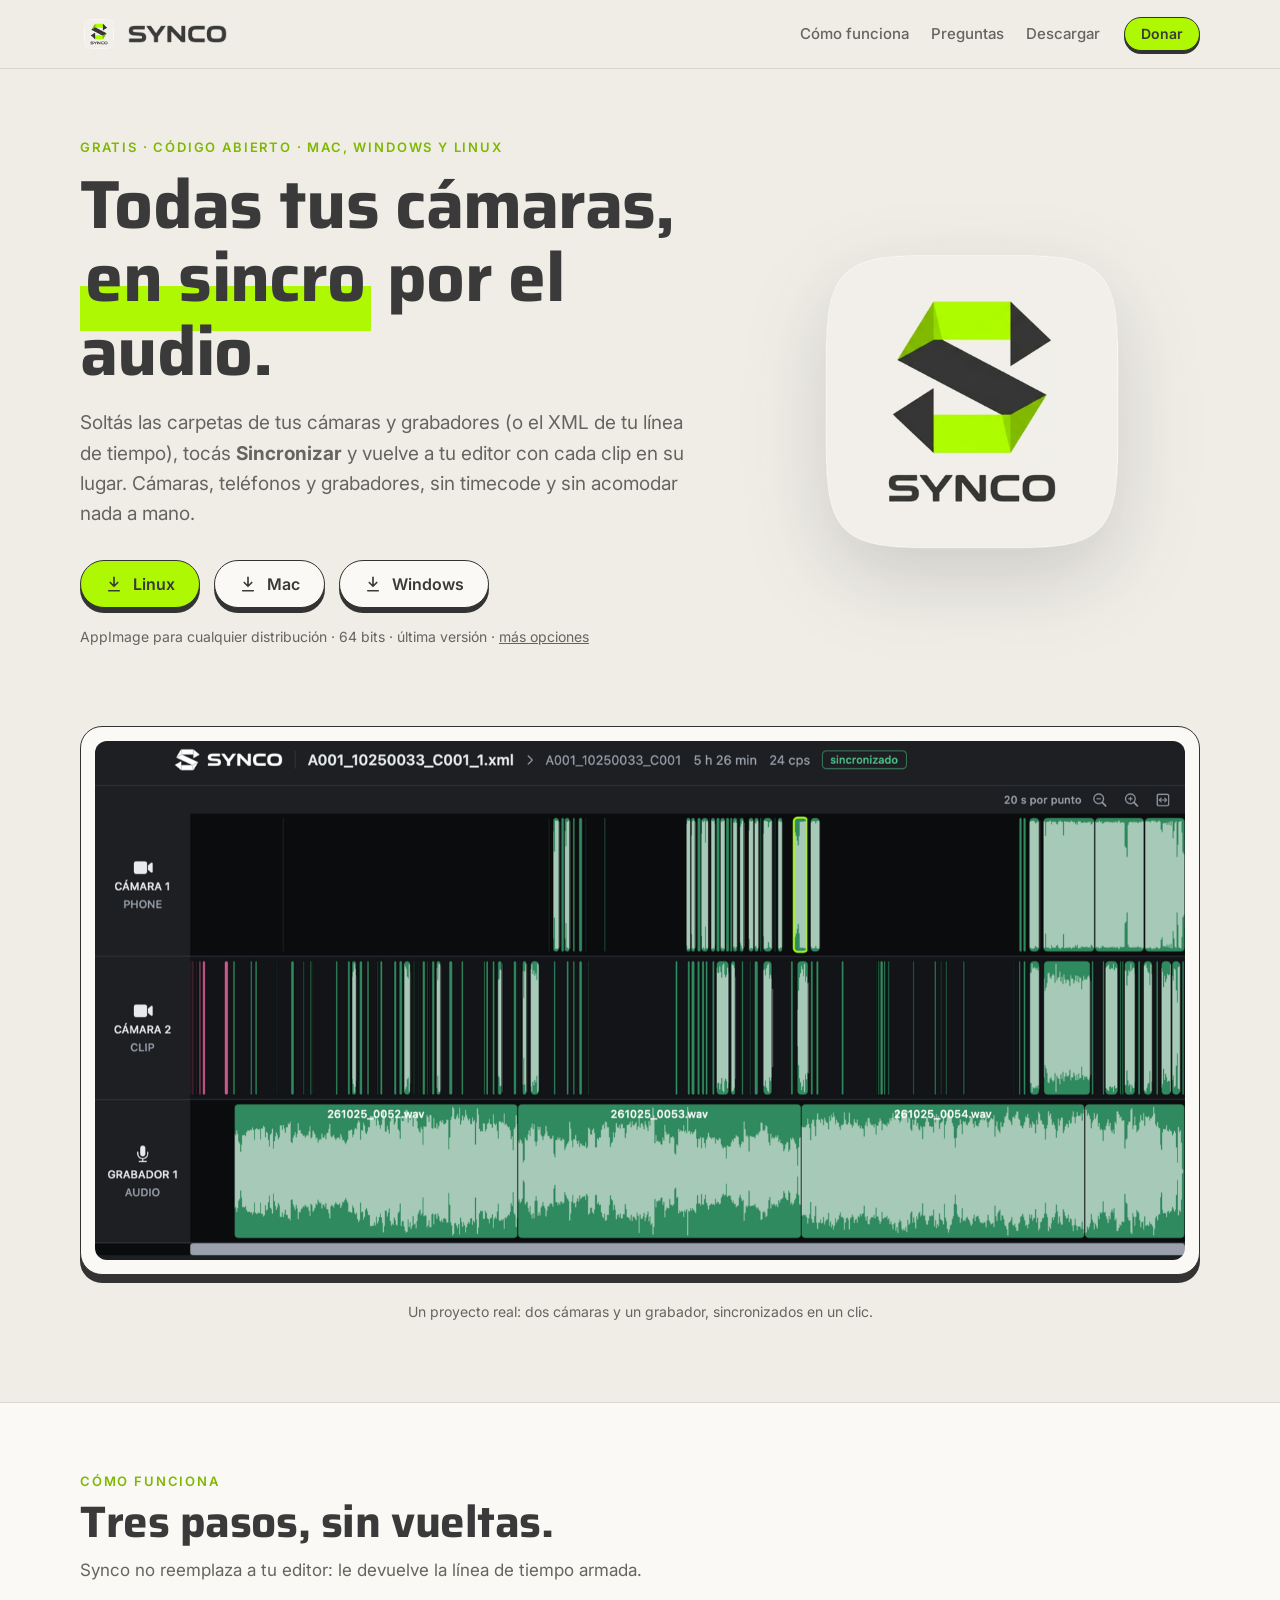
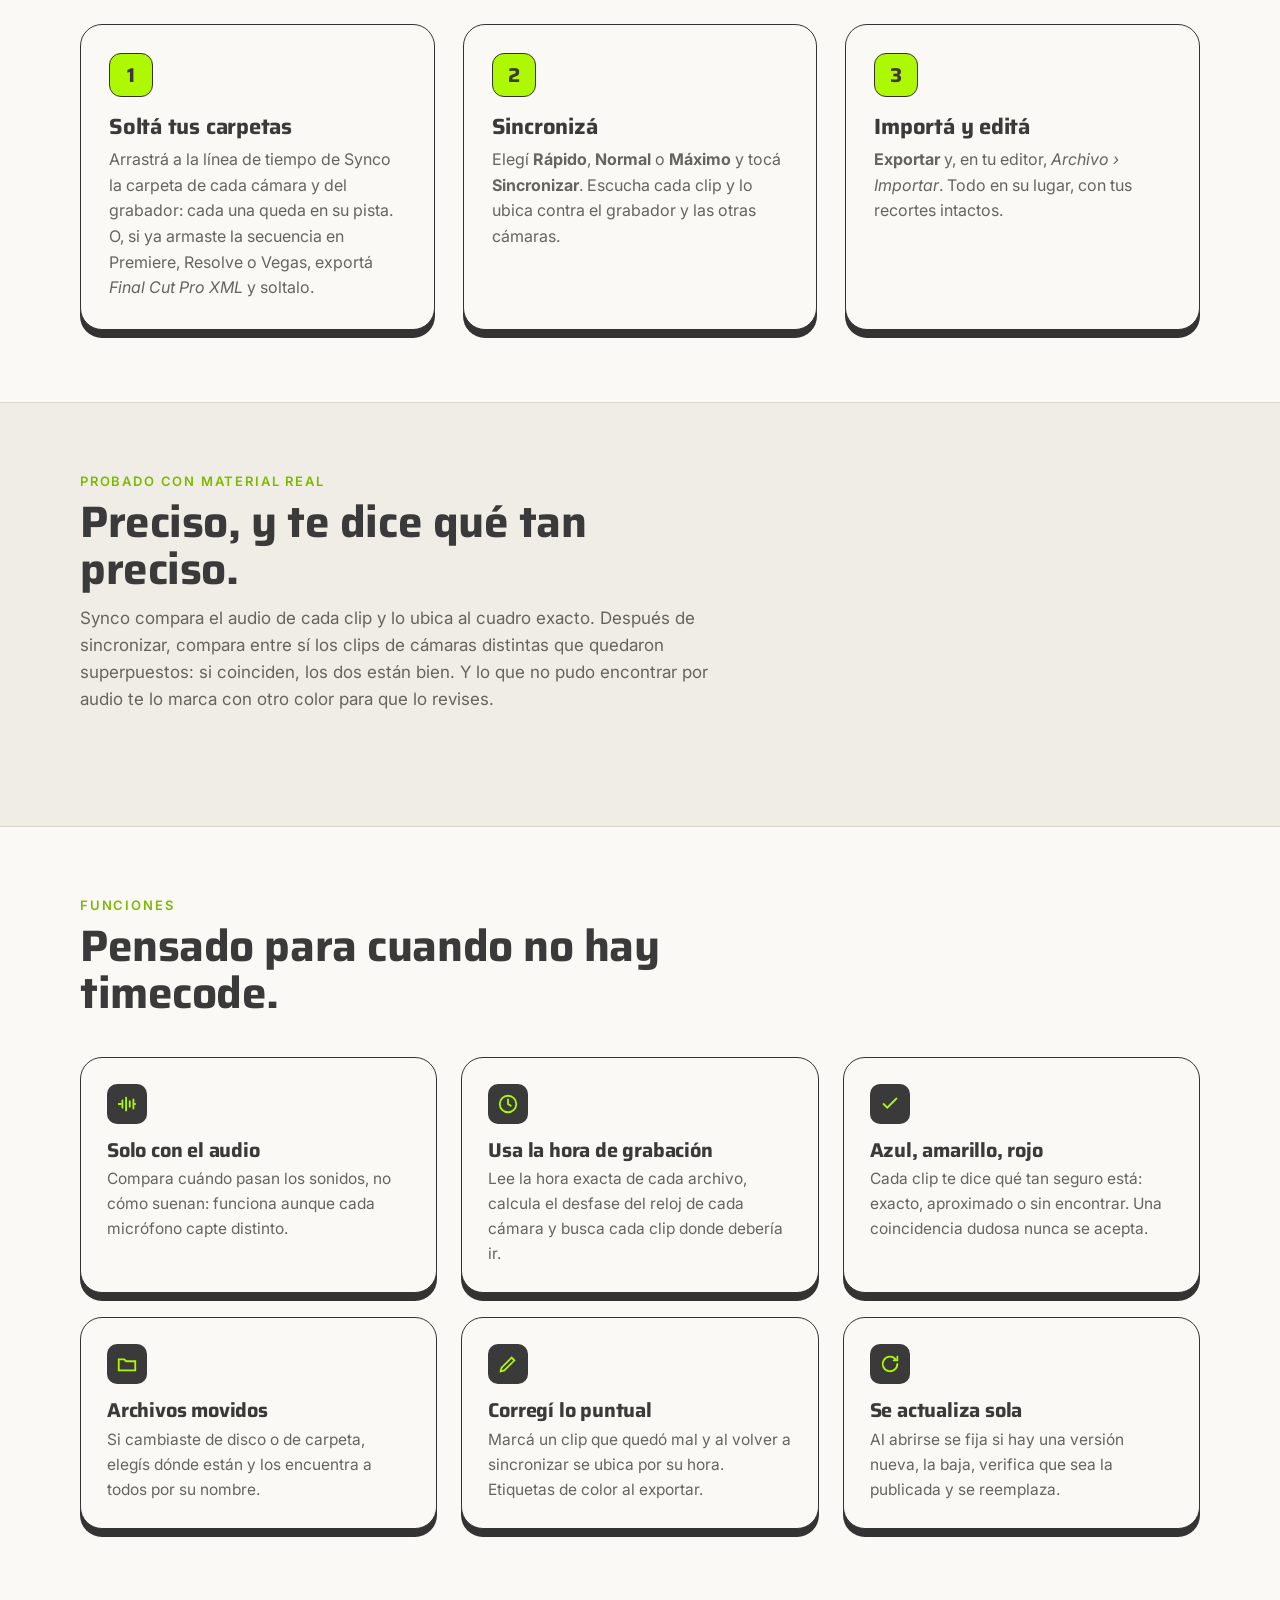
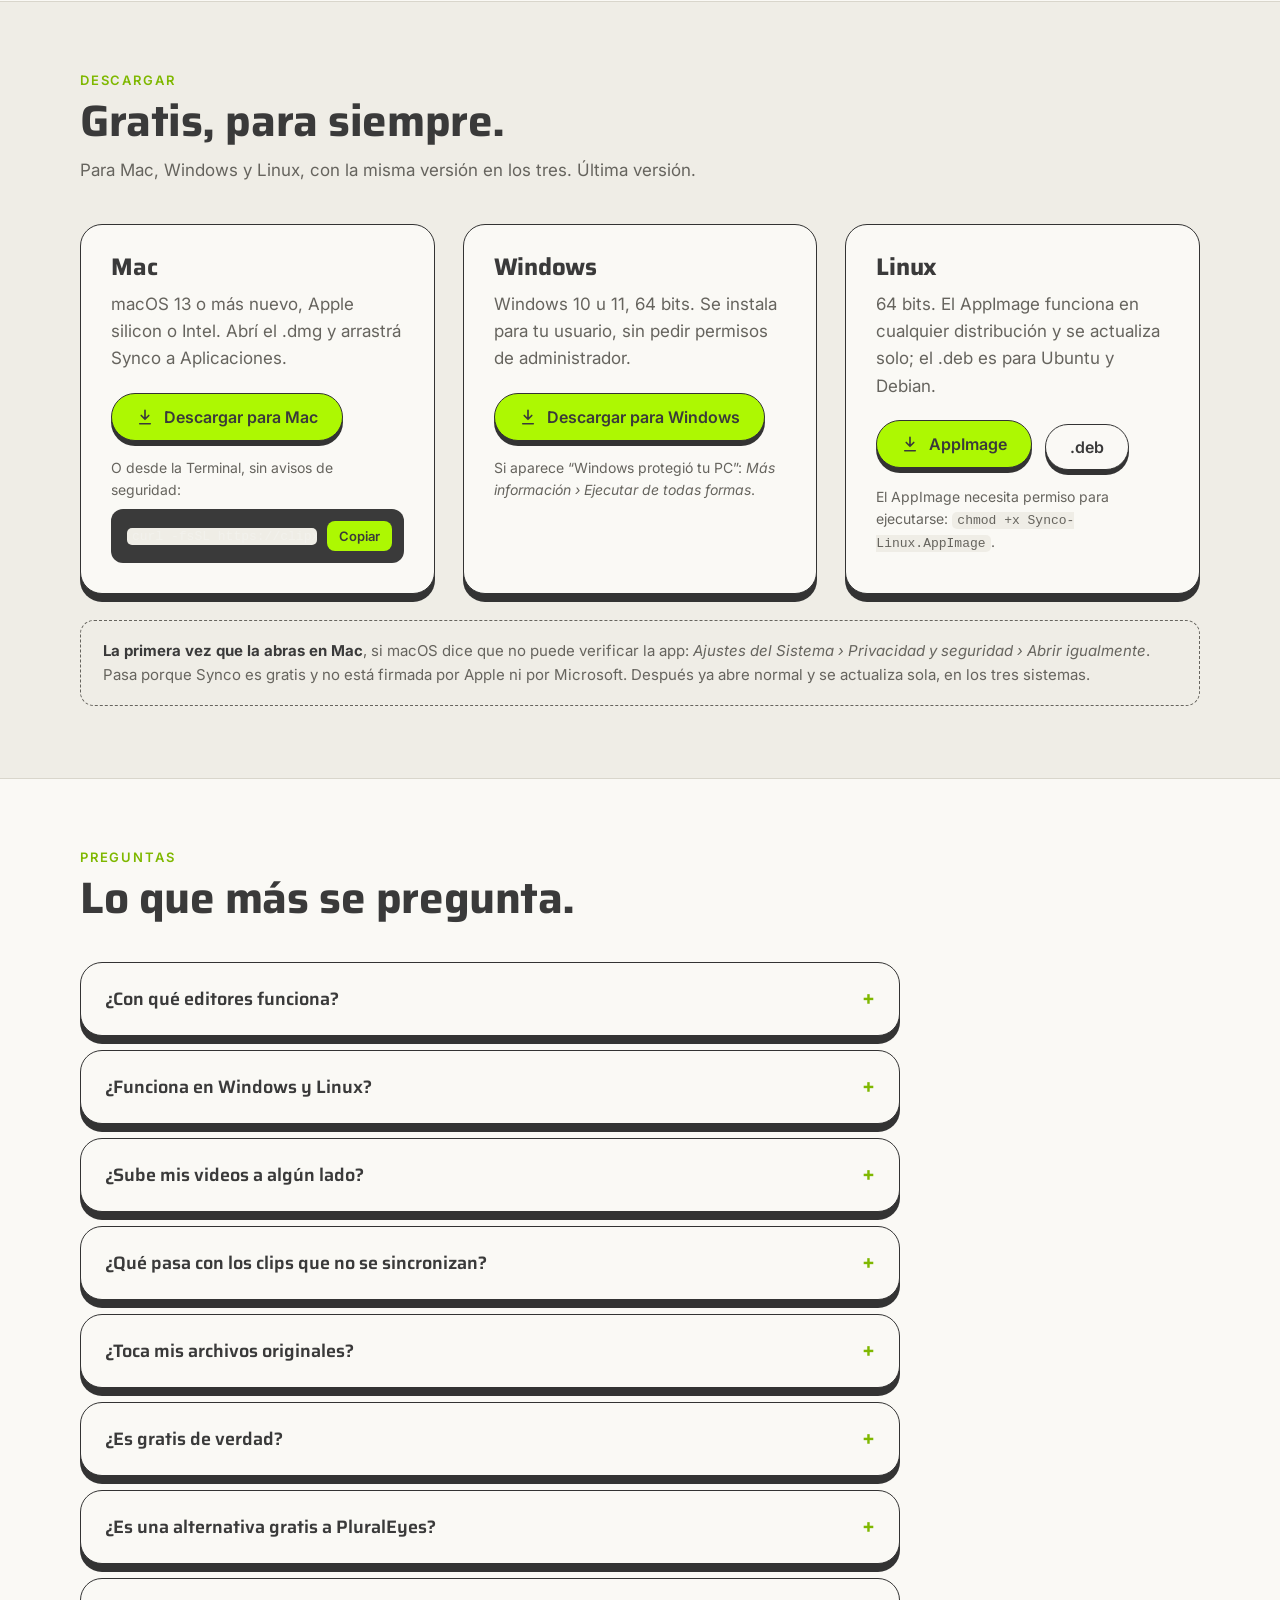
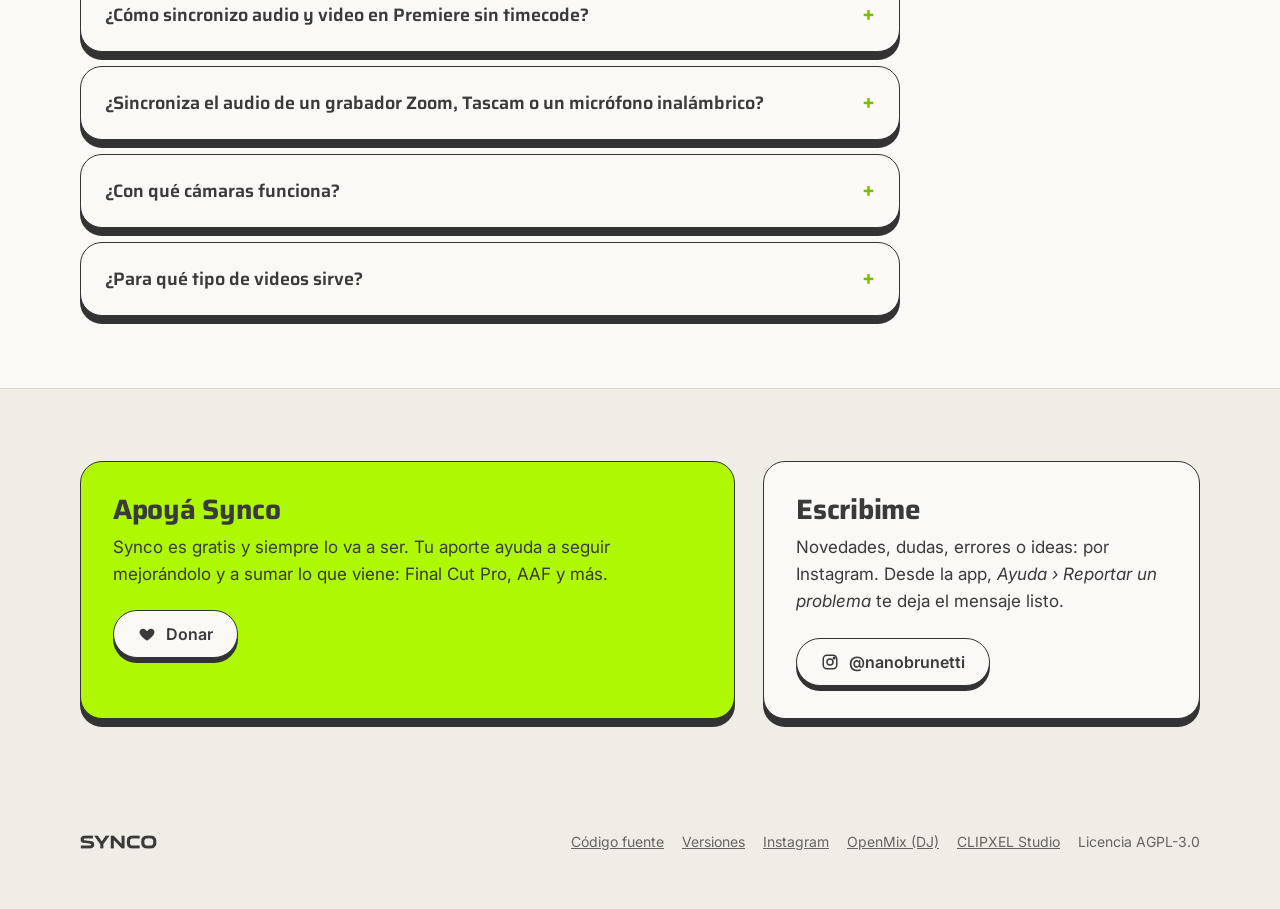
<file: website/index.html>
<!doctype html>
<html lang="es">
<head>
  <meta charset="utf-8">
  <meta name="viewport" content="width=device-width, initial-scale=1">
  <title>Synco — Sincronizá tus cámaras por el audio, gratis</title>
  <meta name="description" content="Synco sincroniza clips de varias cámaras, teléfonos y grabadores comparando el audio, sin timecode. Funciona con Premiere, DaVinci Resolve y Vegas. Gratis y de código abierto, para Mac, Windows y Linux.">
  <meta name="keywords" content="sincronizar audio y video, sincronizar cámaras por audio, sincronizar multicámara, alternativa gratis a PluralEyes, sincronizar sin timecode, Premiere Pro multicámara, DaVinci Resolve sincronizar audio, sincronizar grabador Zoom, Synco, Final Cut Pro XML, sincronizar clips, edición de video gratis, bodas, podcast en video">
  <meta name="theme-color" content="#efede6">
  <link rel="canonical" href="https://clipxel.github.io/Synco/">
  <meta name="robots" content="index, follow, max-image-preview:large">
  <meta property="og:type" content="website">
  <meta property="og:site_name" content="Synco">
  <meta property="og:locale" content="es_AR">
  <meta property="og:url" content="https://clipxel.github.io/Synco/">
  <meta property="og:title" content="Synco — Sincronizá tus cámaras por el audio, gratis">
  <meta property="og:description" content="Sincronizá cámaras, teléfonos y grabadores por el audio, sin timecode. Gratis para Mac, Windows y Linux.">
  <meta property="og:image" content="https://clipxel.github.io/Synco/assets/og-synco.jpg">
  <meta property="og:image:width" content="1200">
  <meta property="og:image:height" content="630">
  <meta property="og:image:alt" content="Synco sincronizando tres pistas por el audio">
  <meta name="twitter:card" content="summary_large_image">
  <meta name="twitter:title" content="Synco — Sincronizá tus cámaras por el audio, gratis">
  <meta name="twitter:description" content="Sincronizá cámaras, teléfonos y grabadores por el audio, sin timecode. Gratis para Mac, Windows y Linux.">
  <meta name="twitter:image" content="https://clipxel.github.io/Synco/assets/og-synco.jpg">
  <script type="application/ld+json">
{
  "@context": "https://schema.org",
  "@graph": [
    {
      "@type": "Organization",
      "@id": "https://clipxel.github.io/#org",
      "name": "Clipxel",
      "url": "https://clipxel.github.io/",
      "logo": "https://clipxel.github.io/assets/logo-icon.png",
      "sameAs": [
        "https://github.com/clipxel"
      ]
    },
    {
      "@type": "SoftwareApplication",
      "name": "Synco",
      "url": "https://clipxel.github.io/Synco/",
      "description": "Synco sincroniza clips de varias cámaras, teléfonos y grabadores comparando el audio, sin timecode. Funciona con Premiere, DaVinci Resolve y Vegas. Gratis y de código abierto, para Mac, Windows y Linux.",
      "applicationCategory": "MultimediaApplication",
      "applicationSubCategory": "Sincronización de audio y video",
      "operatingSystem": "macOS 13+, Windows, Linux",
      "image": "https://clipxel.github.io/Synco/assets/og-synco.jpg",
      "screenshot": "https://clipxel.github.io/Synco/assets/app.png",
      "downloadUrl": [
        "https://github.com/clipxel/Synco/releases/latest/download/Synco-macOS.dmg",
        "https://github.com/clipxel/Synco/releases/latest/download/Synco-Windows-Setup.exe",
        "https://github.com/clipxel/Synco/releases/latest/download/Synco-Linux.AppImage"
      ],
      "license": "https://www.gnu.org/licenses/agpl-3.0.html",
      "isAccessibleForFree": true,
      "offers": {
        "@type": "Offer",
        "price": "0",
        "priceCurrency": "USD"
      },
      "author": {
        "@id": "https://clipxel.github.io/#org"
      },
      "sameAs": [
        "https://github.com/clipxel/Synco"
      ]
    }
  ]
}
  </script>
  <link rel="icon" type="image/png" href="assets/favicon.png">
  <link rel="apple-touch-icon" href="assets/apple-touch-icon.png">
  <link rel="preconnect" href="https://fonts.googleapis.com">
  <link rel="preconnect" href="https://fonts.gstatic.com" crossorigin>
  <link href="https://fonts.googleapis.com/css2?family=Inter:wght@400;500;600&family=Saira:wght@600;700&display=swap" rel="stylesheet">
  <link rel="stylesheet" href="site.css?v=4">
<script type="application/ld+json">
{
  "@context": "https://schema.org",
  "@type": "FAQPage",
  "mainEntity": [
    {
      "@type": "Question",
      "name": "¿Con qué editores funciona?",
      "acceptedAnswer": {
        "@type": "Answer",
        "text": "Con los que exportan Final Cut Pro XML (la versión 7): Premiere Pro, DaVinci Resolve y Vegas. Final Cut Pro (FCPXML) y Media Composer (AAF) están en camino."
      }
    },
    {
      "@type": "Question",
      "name": "¿Funciona en Windows y Linux?",
      "acceptedAnswer": {
        "@type": "Answer",
        "text": "Sí. Es la misma versión con el mismo motor de sincronización en los tres sistemas: da exactamente el mismo resultado con el mismo proyecto. En Windows se instala para tu usuario; en Linux, el AppImage funciona en cualquier distribución."
      }
    },
    {
      "@type": "Question",
      "name": "¿Sube mis videos a algún lado?",
      "acceptedAnswer": {
        "@type": "Answer",
        "text": "No. Todo pasa en tu Mac: lee el audio de tus archivos, los compara y escribe el XML. Solo se conecta para fijarse si hay una versión nueva."
      }
    },
    {
      "@type": "Question",
      "name": "¿Qué pasa con los clips que no se sincronizan?",
      "acceptedAnswer": {
        "@type": "Answer",
        "text": "Synco lo busca de nuevo entre sus vecinos: en el hueco que dejan el clip anterior y el siguiente de la misma cámara, por fecha y hora. En Premiere cada clip queda con un color: azul si se encontró por su audio, amarillo si se encontró buscando cerca de su fecha (conviene mirarlo) y rojo si no tiene audio en común con nada y quedó ubicado por fecha y hora."
      }
    },
    {
      "@type": "Question",
      "name": "¿Toca mis archivos originales?",
      "acceptedAnswer": {
        "@type": "Answer",
        "text": "No. Lee tus videos (y el XML, si exportaste uno) y guarda el resultado como un XML nuevo, sin copiar ni mover nada. El audio leído queda guardado para que volver a sincronizar sea más rápido; se borra solo después de un tiempo."
      }
    },
    {
      "@type": "Question",
      "name": "¿Es gratis de verdad?",
      "acceptedAnswer": {
        "@type": "Answer",
        "text": "Sí, y de código abierto. Si te ahorra horas de trabajo, podés apoyarlo con una donación."
      }
    },
    {
      "@type": "Question",
      "name": "¿Es una alternativa gratis a PluralEyes?",
      "acceptedAnswer": {
        "@type": "Answer",
        "text": "Sí. Hace lo mismo que PluralEyes y que la sincronización por forma de onda de Premiere: alinea los clips comparando el audio, pero con decenas de cámaras y grabadores a la vez, gratis y sin suscripción."
      }
    },
    {
      "@type": "Question",
      "name": "¿Cómo sincronizo audio y video en Premiere sin timecode?",
      "acceptedAnswer": {
        "@type": "Answer",
        "text": "Poné cada cámara y cada grabador en su propia pista, exportá la secuencia como Final Cut Pro XML, abrila en Synco y tocá Sincronizar. Importás el XML nuevo en Premiere y cada clip queda en su lugar, listo para armar una secuencia multicámara."
      }
    },
    {
      "@type": "Question",
      "name": "¿Sincroniza el audio de un grabador Zoom, Tascam o un micrófono inalámbrico?",
      "acceptedAnswer": {
        "@type": "Answer",
        "text": "Sí. Sirve para cualquier grabador externo (Zoom H4n, H5, H6, Tascam, Rode Wireless GO, DJI Mic y otros): Synco ubica el audio del grabador en el lugar exacto de cada toma de cámara."
      }
    },
    {
      "@type": "Question",
      "name": "¿Con qué cámaras funciona?",
      "acceptedAnswer": {
        "@type": "Answer",
        "text": "Con cualquiera que grabe audio: Sony, Canon, Nikon, Panasonic, Fujifilm, Blackmagic, GoPro, DJI, Insta360 y teléfonos iPhone o Android. Podés mezclar marcas en el mismo proyecto."
      }
    },
    {
      "@type": "Question",
      "name": "¿Para qué tipo de videos sirve?",
      "acceptedAnswer": {
        "@type": "Answer",
        "text": "Para todo lo que se graba con varias cámaras o con audio aparte: bodas, eventos, recitales, entrevistas, podcasts en video, conferencias, obras de teatro y videoclips."
      }
    }
  ]
}
</script>
</head>
<body>

<header class="nav">
  <div class="wrap">
    <a class="brand" href="#" aria-label="Synco, inicio">
      <img class="icon" src="assets/favicon.png" alt="">
      <img class="word" src="assets/wordmark-dark.png" alt="Synco">
    </a>
    <nav aria-label="Secciones">
      <a class="hide-sm" href="#como">Cómo funciona</a>
      <a class="hide-sm" href="#preguntas">Preguntas</a>
      <a href="#descargar">Descargar</a>
    </nav>
    <a class="btn small lime" href="#apoyar">Donar</a>
  </div>
</header>

<main>
  <section class="hero">
    <div class="wrap">
      <div>
        <div class="eyebrow">Gratis · código abierto · Mac, Windows y Linux</div>
        <h1>Todas tus cámaras, <mark>en sincro</mark> por el audio.</h1>
        <p class="lead">Soltás las carpetas de tus cámaras y grabadores (o el XML de tu línea de tiempo), tocás <b>Sincronizar</b> y vuelve a tu editor con cada clip en su lugar. Cámaras, teléfonos y grabadores, sin timecode y sin acomodar nada a mano.</p>
        <div class="cta" id="dl-hero">
          <a class="btn lime" data-os="mac" id="mac-choose" href="https://github.com/clipxel/Synco/releases/latest/download/Synco-macOS.dmg"><svg viewBox="0 0 24 24" fill="none" stroke="currentColor" stroke-width="2.2" stroke-linecap="round" stroke-linejoin="round" aria-hidden="true"><path d="M12 3v12m0 0-5-5m5 5 5-5M5 21h14"/></svg>Mac</a>
          <a class="btn" data-os="windows" href="https://github.com/clipxel/Synco/releases/latest/download/Synco-Windows-Setup.exe"><svg viewBox="0 0 24 24" fill="none" stroke="currentColor" stroke-width="2.2" stroke-linecap="round" stroke-linejoin="round" aria-hidden="true"><path d="M12 3v12m0 0-5-5m5 5 5-5M5 21h14"/></svg>Windows</a>
          <a class="btn" data-os="linux" href="https://github.com/clipxel/Synco/releases/latest/download/Synco-Linux.AppImage"><svg viewBox="0 0 24 24" fill="none" stroke="currentColor" stroke-width="2.2" stroke-linecap="round" stroke-linejoin="round" aria-hidden="true"><path d="M12 3v12m0 0-5-5m5 5 5-5M5 21h14"/></svg>Linux</a>
        </div>
        <p class="meta"><span id="dl-meta">macOS 13 o más nuevo · Apple silicon e Intel</span> · <span class="version">última versión</span> · <a href="#descargar">más opciones</a></p>
      </div>
      <img class="hero-icon" src="assets/icon-512.png" alt="Ícono de Synco">
    </div>
  </section>

  <dialog id="mac-dialog" class="plate" aria-labelledby="mac-dialog-title">
    <button type="button" class="close" aria-label="Cerrar">×</button>
    <h3 id="mac-dialog-title">Instalar Synco en tu Mac</h3>
    <p class="small">macOS 13 o más nuevo, Apple silicon o Intel. Elegí cómo:</p>
    <div class="choice">
      <h4>Con el instalador</h4>
      <p>Abrí el .dmg y arrastrá Synco a Aplicaciones.</p>
      <a class="btn lime" href="https://github.com/clipxel/Synco/releases/latest/download/Synco-macOS.dmg"><svg viewBox="0 0 24 24" fill="none" stroke="currentColor" stroke-width="2.2" stroke-linecap="round" stroke-linejoin="round" aria-hidden="true"><path d="M12 3v12m0 0-5-5m5 5 5-5M5 21h14"/></svg>Descargar el instalador</a>
    </div>
    <div class="choice">
      <h4>Desde la Terminal</h4>
      <p>Abrí la Terminal, pegá esto y apretá Enter. Se instala sin avisos de seguridad.</p>
      <div class="term"><code>curl -fsSL https://clipxel.github.io/Synco/install.sh | sh</code><button type="button" class="copy">Copiar</button></div>
    </div>
  </dialog>

  <section class="shot" aria-label="La app">
    <div class="wrap">
      <div class="plate"><img src="assets/app.png?v=2" alt="Synco con un proyecto sincronizado: dos cámaras y un grabador, los clips sincronizados en verde" loading="lazy" width="1600" height="762"></div>
      <p class="caption">Un proyecto real: dos cámaras y un grabador, sincronizados en un clic.</p>
    </div>
  </section>

  <section class="block alt" id="como">
    <div class="wrap">
      <div class="section-head">
        <div class="eyebrow">Cómo funciona</div>
        <h2>Tres pasos, sin vueltas.</h2>
        <p>Synco no reemplaza a tu editor: le devuelve la línea de tiempo armada.</p>
      </div>
      <div class="steps">
        <div class="plate step">
          <div class="n">1</div>
          <h3>Soltá tus carpetas</h3>
          <p>Arrastrá a la línea de tiempo de Synco la carpeta de cada cámara y del grabador: cada una queda en su pista. O, si ya armaste la secuencia en Premiere, Resolve o Vegas, exportá <i>Final Cut Pro XML</i> y soltalo.</p>
        </div>
        <div class="plate step">
          <div class="n">2</div>
          <h3>Sincronizá</h3>
          <p>Elegí <b>Rápido</b>, <b>Normal</b> o <b>Máximo</b> y tocá <b>Sincronizar</b>. Escucha cada clip y lo ubica contra el grabador y las otras cámaras.</p>
        </div>
        <div class="plate step">
          <div class="n">3</div>
          <h3>Importá y editá</h3>
          <p><b>Exportar</b> y, en tu editor, <i>Archivo › Importar</i>. Todo en su lugar, con tus recortes intactos.</p>
        </div>
      </div>
    </div>
  </section>

  <section class="block" id="numeros">
    <div class="wrap">
      <div class="section-head">
        <div class="eyebrow">Probado con material real</div>
        <h2>Preciso, y te dice qué tan preciso.</h2>
        <p>Synco compara el audio de cada clip y lo ubica al cuadro exacto. Después de sincronizar, compara entre sí los clips de cámaras distintas que quedaron superpuestos: si coinciden, los dos están bien. Y lo que no pudo encontrar por audio te lo marca con otro color para que lo revises.</p>
      </div>
    </div>
  </section>

  <section class="block alt" id="funciones">
    <div class="wrap">
      <div class="section-head">
        <div class="eyebrow">Funciones</div>
        <h2>Pensado para cuando no hay timecode.</h2>
      </div>
      <div class="features">
        <div class="plate feature">
          <div class="ico"><svg viewBox="0 0 24 24" fill="none" stroke-width="2" stroke-linecap="round"><path d="M3 12h2M7 8v8M11 5v14M15 9v6M19 7v10M21 12h0"/></svg></div>
          <h3>Solo con el audio</h3>
          <p>Compara cuándo pasan los sonidos, no cómo suenan: funciona aunque cada micrófono capte distinto.</p>
        </div>
        <div class="plate feature">
          <div class="ico"><svg viewBox="0 0 24 24" fill="none" stroke-width="2" stroke-linecap="round"><circle cx="12" cy="12" r="9"/><path d="M12 7v5l3 2"/></svg></div>
          <h3>Usa la hora de grabación</h3>
          <p>Lee la hora exacta de cada archivo, calcula el desfase del reloj de cada cámara y busca cada clip donde debería ir.</p>
        </div>
        <div class="plate feature">
          <div class="ico"><svg viewBox="0 0 24 24" fill="none" stroke-width="2" stroke-linecap="round"><path d="M5 12l4 4 10-10"/></svg></div>
          <h3>Azul, amarillo, rojo</h3>
          <p>Cada clip te dice qué tan seguro está: exacto, aproximado o sin encontrar. Una coincidencia dudosa nunca se acepta.</p>
        </div>
        <div class="plate feature">
          <div class="ico"><svg viewBox="0 0 24 24" fill="none" stroke-width="2" stroke-linecap="round"><path d="M3 7h6l2 2h10v10H3z"/></svg></div>
          <h3>Archivos movidos</h3>
          <p>Si cambiaste de disco o de carpeta, elegís dónde están y los encuentra a todos por su nombre.</p>
        </div>
        <div class="plate feature">
          <div class="ico"><svg viewBox="0 0 24 24" fill="none" stroke-width="2" stroke-linecap="round"><path d="M4 20l4-1 11-11-3-3L5 16z"/></svg></div>
          <h3>Corregí lo puntual</h3>
          <p>Marcá un clip que quedó mal y al volver a sincronizar se ubica por su hora. Etiquetas de color al exportar.</p>
        </div>
        <div class="plate feature">
          <div class="ico"><svg viewBox="0 0 24 24" fill="none" stroke-width="2" stroke-linecap="round"><path d="M20 12a8 8 0 1 1-2.3-5.7M20 4v4h-4"/></svg></div>
          <h3>Se actualiza sola</h3>
          <p>Al abrirse se fija si hay una versión nueva, la baja, verifica que sea la publicada y se reemplaza.</p>
        </div>
      </div>
    </div>
  </section>

  <section class="block" id="descargar">
    <div class="wrap">
      <div class="section-head">
        <div class="eyebrow">Descargar</div>
        <h2>Gratis, para siempre.</h2>
        <p>Para Mac, Windows y Linux, con la misma versión en los tres. <span class="version">Última versión</span>.</p>
      </div>
      <div class="download three">
        <div class="plate" id="dl-mac">
          <h3>Mac</h3>
          <p>macOS 13 o más nuevo, Apple silicon o Intel. Abrí el .dmg y arrastrá Synco a Aplicaciones.</p>
          <a class="btn lime" href="https://github.com/clipxel/Synco/releases/latest/download/Synco-macOS.dmg"><svg viewBox="0 0 24 24" fill="none" stroke="currentColor" stroke-width="2.2" stroke-linecap="round" stroke-linejoin="round" aria-hidden="true"><path d="M12 3v12m0 0-5-5m5 5 5-5M5 21h14"/></svg>Descargar para Mac</a>
          <p class="small">O desde la Terminal, sin avisos de seguridad:</p>
          <div class="term"><code id="cmd">curl -fsSL https://clipxel.github.io/Synco/install.sh | sh</code><button type="button" id="copy">Copiar</button></div>
        </div>
        <div class="plate" id="dl-windows">
          <h3>Windows</h3>
          <p>Windows 10 u 11, 64 bits. Se instala para tu usuario, sin pedir permisos de administrador.</p>
          <a class="btn lime" href="https://github.com/clipxel/Synco/releases/latest/download/Synco-Windows-Setup.exe"><svg viewBox="0 0 24 24" fill="none" stroke="currentColor" stroke-width="2.2" stroke-linecap="round" stroke-linejoin="round" aria-hidden="true"><path d="M12 3v12m0 0-5-5m5 5 5-5M5 21h14"/></svg>Descargar para Windows</a>
          <p class="small">Si aparece “Windows protegió tu PC”: <i>Más información › Ejecutar de todas formas</i>.</p>
        </div>
        <div class="plate" id="dl-linux">
          <h3>Linux</h3>
          <p>64 bits. El AppImage funciona en cualquier distribución y se actualiza solo; el .deb es para Ubuntu y Debian.</p>
          <a class="btn lime" href="https://github.com/clipxel/Synco/releases/latest/download/Synco-Linux.AppImage"><svg viewBox="0 0 24 24" fill="none" stroke="currentColor" stroke-width="2.2" stroke-linecap="round" stroke-linejoin="round" aria-hidden="true"><path d="M12 3v12m0 0-5-5m5 5 5-5M5 21h14"/></svg>AppImage</a>
          <a class="btn" href="https://github.com/clipxel/Synco/releases/latest/download/Synco-Linux.deb">.deb</a>
          <p class="small">El AppImage necesita permiso para ejecutarse: <code>chmod +x Synco-Linux.AppImage</code>.</p>
        </div>
      </div>
      <div class="note"><b>La primera vez que la abras en Mac</b>, si macOS dice que no puede verificar la app: <i>Ajustes del Sistema › Privacidad y seguridad › Abrir igualmente</i>. Pasa porque Synco es gratis y no está firmada por Apple ni por Microsoft. Después ya abre normal y se actualiza sola, en los tres sistemas.</div>
    </div>
  </section>

  <section class="block alt" id="preguntas">
    <div class="wrap">
      <div class="section-head">
        <div class="eyebrow">Preguntas</div>
        <h2>Lo que más se pregunta.</h2>
      </div>
      <div class="faq">
        <details class="plate"><summary>¿Con qué editores funciona?</summary>
          <p>Con los que exportan Final Cut Pro XML (la versión 7): Premiere Pro, DaVinci Resolve y Vegas. Final Cut Pro (FCPXML) y Media Composer (AAF) están en camino.</p></details>
        <details class="plate"><summary>¿Funciona en Windows y Linux?</summary>
          <p>Sí. Es la misma versión con el mismo motor de sincronización en los tres sistemas: da exactamente el mismo resultado con el mismo proyecto. En Windows se instala para tu usuario; en Linux, el AppImage funciona en cualquier distribución.</p></details>
        <details class="plate"><summary>¿Sube mis videos a algún lado?</summary>
          <p>No. Todo pasa en tu Mac: lee el audio de tus archivos, los compara y escribe el XML. Solo se conecta para fijarse si hay una versión nueva.</p></details>
        <details class="plate"><summary>¿Qué pasa con los clips que no se sincronizan?</summary>
          <p>Synco lo busca de nuevo entre sus vecinos: en el hueco que dejan el clip anterior y el siguiente de la misma cámara, por fecha y hora. En Premiere cada clip queda con un color: <b>azul</b> si se encontró por su audio, <b>amarillo</b> si se encontró buscando cerca de su fecha (conviene mirarlo) y <b>rojo</b> si no tiene audio en común con nada y quedó ubicado por fecha y hora.</p></details>
        <details class="plate"><summary>¿Toca mis archivos originales?</summary>
          <p>No. Lee tus videos (y el XML, si exportaste uno) y guarda el resultado como un XML nuevo, sin copiar ni mover nada. El audio leído queda guardado para que volver a sincronizar sea más rápido; se borra solo después de un tiempo.</p></details>
        <details class="plate"><summary>¿Es gratis de verdad?</summary>
          <p>Sí, y de código abierto. Si te ahorra horas de trabajo, podés apoyarlo con una donación.</p></details>
        <details class="plate"><summary>¿Es una alternativa gratis a PluralEyes?</summary>
          <p>Sí. Hace lo mismo que PluralEyes y que la sincronización por forma de onda de Premiere: alinea los clips comparando el audio, pero con decenas de cámaras y grabadores a la vez, gratis y sin suscripción.</p></details>
        <details class="plate"><summary>¿Cómo sincronizo audio y video en Premiere sin timecode?</summary>
          <p>Poné cada cámara y cada grabador en su propia pista, exportá la secuencia como Final Cut Pro XML, abrila en Synco y tocá Sincronizar. Importás el XML nuevo en Premiere y cada clip queda en su lugar, listo para armar una secuencia multicámara.</p></details>
        <details class="plate"><summary>¿Sincroniza el audio de un grabador Zoom, Tascam o un micrófono inalámbrico?</summary>
          <p>Sí. Sirve para cualquier grabador externo (Zoom H4n, H5, H6, Tascam, Rode Wireless GO, DJI Mic y otros): Synco ubica el audio del grabador en el lugar exacto de cada toma de cámara.</p></details>
        <details class="plate"><summary>¿Con qué cámaras funciona?</summary>
          <p>Con cualquiera que grabe audio: Sony, Canon, Nikon, Panasonic, Fujifilm, Blackmagic, GoPro, DJI, Insta360 y teléfonos iPhone o Android. Podés mezclar marcas en el mismo proyecto.</p></details>
        <details class="plate"><summary>¿Para qué tipo de videos sirve?</summary>
          <p>Para todo lo que se graba con varias cámaras o con audio aparte: bodas, eventos, recitales, entrevistas, podcasts en video, conferencias, obras de teatro y videoclips.</p></details>
      </div>
    </div>
  </section>

  <section class="block" id="apoyar">
    <div class="wrap">
      <div class="support">
        <div class="plate donate">
          <h3>Apoyá Synco</h3>
          <p>Synco es gratis y siempre lo va a ser. Tu aporte ayuda a seguir mejorándolo y a sumar lo que viene: Final Cut Pro, AAF y más.</p>
          <a class="btn" href="https://onetouch.astropay.com/payment?external_reference_id=AERRP6sKfsrGdRunEEa6gJ7V5fQ1E0gO" target="_blank" rel="noopener">
            <svg viewBox="0 0 24 24" fill="currentColor" aria-hidden="true"><path d="M12 21s-7.5-4.6-9.5-9.2C1 8.2 3.4 5 6.7 5c2 0 3.6 1.1 4.3 2.6h2C13.7 6.1 15.3 5 17.3 5 20.6 5 23 8.2 21.5 11.8 19.5 16.4 12 21 12 21z"/></svg>
            Donar
          </a>
        </div>
        <div class="plate">
          <h3>Escribime</h3>
          <p>Novedades, dudas, errores o ideas: por Instagram. Desde la app, <i>Ayuda › Reportar un problema</i> te deja el mensaje listo.</p>
          <a class="btn" href="https://ig.me/m/nanobrunetti" target="_blank" rel="noopener">
            <svg viewBox="0 0 24 24" fill="none" stroke="currentColor" stroke-width="2" aria-hidden="true"><rect x="3" y="3" width="18" height="18" rx="5"/><circle cx="12" cy="12" r="4"/><circle cx="17.5" cy="6.5" r="1" fill="currentColor"/></svg>
            @nanobrunetti
          </a>
        </div>
      </div>
    </div>
  </section>
</main>

<footer>
  <div class="wrap">
    <a class="brand" href="#"><img class="word" src="assets/wordmark-dark.png" alt="Synco"></a>
    <nav aria-label="Enlaces">
      <a href="https://github.com/clipxel/Synco">Código fuente</a>
      <a href="https://github.com/clipxel/Synco/releases">Versiones</a>
      <a href="https://www.instagram.com/nanobrunetti/">Instagram</a>
      <a href="https://openmix.pages.dev/">OpenMix (DJ)</a>
      <a href="https://clipxel.github.io/">CLIPXEL Studio</a>
      <span>Licencia AGPL-3.0</span>
    </nav>
  </div>
</footer>

<script>
  // Version of the latest release (the GitHub API allows this from a web page).
  fetch("https://api.github.com/repos/clipxel/Synco/releases/latest")
    .then(r => r.ok ? r.json() : null)
    .then(r => {
      if (!r || !r.tag_name) return;
      document.querySelectorAll(".version").forEach(e => e.textContent = "versión " + r.tag_name.replace(/^v/, ""));
    })
    .catch(() => {});
  // The hero button offers this computer's version.
  (function () {
    const ua = navigator.userAgent;
    const os = /Windows/i.test(ua) ? "windows" : /Linux|X11/i.test(ua) && !/Android/i.test(ua) ? "linux" : "mac";
    const meta = {
      mac: "macOS 13 o más nuevo · Apple silicon e Intel",
      windows: "Windows 10 u 11 · 64 bits",
      linux: "AppImage para cualquier distribución · 64 bits"
    };
    const hero = document.getElementById("dl-hero");
    const mine = hero.querySelector('[data-os="' + os + '"]');
    hero.querySelectorAll(".btn").forEach(b => b.classList.toggle("lime", b === mine));
    hero.prepend(mine);
    document.getElementById("dl-meta").textContent = meta[os];
  })();
  document.querySelectorAll("#copy, .term .copy").forEach(b => b.addEventListener("click", e => {
    navigator.clipboard.writeText(b.parentElement.querySelector("code").textContent)
      .then(() => { b.textContent = "Copiado"; setTimeout(() => b.textContent = "Copiar", 1600); });
  }));
  // The Mac button asks how to install: the installer or the Terminal.
  const dialog = document.getElementById("mac-dialog");
  if (dialog.showModal) {
    document.getElementById("mac-choose").addEventListener("click", e => { e.preventDefault(); dialog.showModal(); });
    dialog.querySelector(".close").addEventListener("click", () => dialog.close());
    dialog.addEventListener("click", e => { if (e.target === dialog) dialog.close(); });
  }
</script>
</body>
</html>
</file>
<file: website/site.css>
/* Synco · light. Palette and plate shape from the app icon: cream tiles on a dark base, lime accents. */
:root {
  --paper: #efede6;
  --plate: #faf9f5;
  --ink: #3a3a3a;
  --ink-soft: #66645e;
  --base: #333333;
  --lime: #adf802;
  --lime-deep: #7fb800;
  --line: #d9d6cc;
  --radius: 22px;
  --lift: 8px;
  --head: "Saira", "Inter", system-ui, sans-serif;
  --body: "Inter", system-ui, -apple-system, "Segoe UI", sans-serif;
}

* { box-sizing: border-box; }
html { scroll-behavior: smooth; }
body {
  margin: 0;
  background: var(--paper);
  color: var(--ink);
  font: 17px/1.6 var(--body);
  -webkit-font-smoothing: antialiased;
}
img { max-width: 100%; height: auto; display: block; }
a { color: inherit; }
.wrap { width: min(1120px, 100% - 32px); margin-inline: auto; }

/* The plate: the icon's tile with its dark base under it. */
.plate {
  background: var(--plate);
  border-radius: var(--radius);
  box-shadow: 0 var(--lift) 0 var(--base);
  border: 1.5px solid var(--base);
}

/* Navigation */
.nav { position: sticky; top: 0; z-index: 10; background: color-mix(in srgb, var(--paper) 88%, transparent); backdrop-filter: blur(10px); border-bottom: 1px solid var(--line); }
.nav .wrap { display: flex; align-items: center; gap: 24px; height: 68px; }
.brand { display: flex; align-items: center; gap: 10px; text-decoration: none; }
.brand img.icon { width: 38px; height: 38px; }
.brand img.word { height: 18px; width: auto; }
.nav nav { display: flex; gap: 22px; margin-left: auto; font-weight: 500; font-size: 15px; }
.nav nav a { text-decoration: none; color: var(--ink-soft); }
.nav nav a:hover { color: var(--ink); }

/* Buttons */
.btn {
  display: inline-flex; align-items: center; gap: 10px;
  padding: 14px 24px; border-radius: 999px;
  font: 600 16px/1 var(--body); text-decoration: none; cursor: pointer;
  border: 1.5px solid var(--base); color: var(--ink); background: var(--plate);
  box-shadow: 0 5px 0 var(--base); transition: transform .12s, box-shadow .12s;
}
.btn:hover { transform: translateY(2px); box-shadow: 0 3px 0 var(--base); }
.btn:active { transform: translateY(5px); box-shadow: 0 0 0 var(--base); }
.btn:focus-visible { outline: 3px solid var(--lime-deep); outline-offset: 3px; }
.btn.lime { background: var(--lime); }
.btn.small { padding: 9px 16px; font-size: 14px; box-shadow: 0 3px 0 var(--base); }
.btn.small:hover { box-shadow: 0 1px 0 var(--base); transform: translateY(2px); }
.btn svg { width: 18px; height: 18px; }

/* Hero */
.hero { padding: 72px 0 40px; }
.hero .wrap { display: grid; grid-template-columns: 1.15fr .85fr; gap: 48px; align-items: center; }
.eyebrow { font: 600 13px/1 var(--body); letter-spacing: .14em; text-transform: uppercase; color: var(--lime-deep); }
h1, h2, h3 { font-family: var(--head); line-height: 1.08; margin: 0; letter-spacing: -0.01em; }
h1 { font-size: clamp(40px, 6vw, 68px); font-weight: 700; margin: 14px 0 20px; }
h1 mark { background: linear-gradient(transparent 58%, var(--lime) 58%); color: inherit; padding: 0 .08em; }
.lead { font-size: 19px; color: var(--ink-soft); max-width: 34em; margin: 0 0 30px; }
.cta { display: flex; flex-wrap: wrap; gap: 14px; align-items: center; }
.meta { margin-top: 18px; font-size: 14px; color: var(--ink-soft); }
.hero-icon { justify-self: center; width: min(380px, 80%); filter: drop-shadow(0 30px 40px rgba(58, 58, 58, .18)); animation: float 6s ease-in-out infinite; }
@keyframes float { 50% { transform: translateY(-10px); } }
@media (prefers-reduced-motion: reduce) { .hero-icon { animation: none; } html { scroll-behavior: auto; } }

/* App screenshot */
.shot { padding: 24px 0 64px; }
.shot .plate { padding: 14px; }
.shot img { border-radius: 12px; }
.caption { text-align: center; color: var(--ink-soft); font-size: 14px; margin-top: 26px; }

/* Sections */
section.block { padding: 72px 0; }
section.block.alt { background: var(--plate); border-block: 1px solid var(--line); }
.section-head { max-width: 640px; margin-bottom: 40px; }
h2 { font-size: clamp(30px, 4vw, 44px); font-weight: 700; margin: 10px 0 12px; }
.section-head p { color: var(--ink-soft); margin: 0; }

/* Steps */
.steps { display: grid; grid-template-columns: repeat(3, 1fr); gap: 28px; }
.step { padding: 28px; }
.step .n {
  width: 44px; height: 44px; border-radius: 12px; display: grid; place-items: center;
  background: var(--lime); border: 1.5px solid var(--base); font: 700 20px var(--head); margin-bottom: 18px;
}
.step h3 { font-size: 22px; margin-bottom: 8px; }
.step p { margin: 0; color: var(--ink-soft); font-size: 16px; }

/* Numbers */
.stats { display: grid; grid-template-columns: repeat(4, 1fr); gap: 20px; }
.stat { padding: 24px; }
.stat b { display: block; font: 700 clamp(34px, 4vw, 46px)/1 var(--head); }
.stat span { display: block; margin-top: 8px; color: var(--ink-soft); font-size: 15px; }
.stat.hot { background: var(--lime); }
.stat.hot span { color: var(--ink); }
.footnote { font-size: 14px; color: var(--ink-soft); margin-top: 22px; max-width: 760px; }

/* Features */
.features { display: grid; grid-template-columns: repeat(3, 1fr); gap: 24px; }
.feature { padding: 26px; }
.feature .ico { width: 40px; height: 40px; border-radius: 10px; background: var(--ink); display: grid; place-items: center; margin-bottom: 16px; }
.feature .ico svg { width: 22px; height: 22px; stroke: var(--lime); }
.feature h3 { font-size: 20px; margin-bottom: 6px; }
.feature p { margin: 0; font-size: 15.5px; color: var(--ink-soft); }

/* Download */
.download { display: grid; grid-template-columns: 1fr 1fr; gap: 28px; }
.download.three { grid-template-columns: repeat(3, 1fr); }
.download .btn + .btn { margin-left: 8px; }
.download .small { font-size: 14px; margin: 16px 0 8px; }
.download code { font: 13px ui-monospace, Menlo, monospace; background: var(--paper); padding: 1px 5px; border-radius: 5px; }
.download .plate { padding: 30px; min-width: 0; }
.download h3 { font-size: 24px; margin-bottom: 10px; }
.download p { color: var(--ink-soft); margin: 0 0 20px; }
.term { display: flex; align-items: center; gap: 10px; background: var(--ink); color: #f2f1ec; border-radius: 12px; padding: 12px 12px 12px 16px; font: 14px/1.4 ui-monospace, "SF Mono", Menlo, monospace; }
.term code { flex: 1; min-width: 0; overflow-x: auto; white-space: nowrap; }
.term button { flex: none; background: var(--lime); color: var(--ink); border: 0; border-radius: 8px; padding: 7px 12px; font: 600 13px var(--body); cursor: pointer; }
.note { margin-top: 26px; padding: 18px 22px; border-radius: 14px; border: 1.5px dashed var(--ink-soft); font-size: 15px; color: var(--ink-soft); }
.note b { color: var(--ink); }

/* FAQ */
.faq { display: grid; gap: 14px; max-width: 820px; }
.faq details { padding: 4px 24px; }
.faq summary { cursor: pointer; padding: 18px 0; font: 600 18px var(--head); list-style: none; display: flex; justify-content: space-between; gap: 16px; }
.faq summary::-webkit-details-marker { display: none; }
.faq summary::after { content: "+"; font-size: 24px; line-height: 1; color: var(--lime-deep); }
.faq details[open] summary::after { content: "–"; }
.faq details p { margin: 0 0 20px; color: var(--ink-soft); }

/* Support */
.support { display: grid; grid-template-columns: 1.2fr .8fr; gap: 28px; }
.support .plate { padding: 32px; }
.support .donate { background: var(--lime); }
.support h3 { font-size: 28px; margin-bottom: 10px; }
.support p { margin: 0 0 22px; }
.support .donate .btn { background: var(--plate); }

/* Footer */
footer { padding: 40px 0 56px; color: var(--ink-soft); font-size: 14px; }
footer .wrap { display: flex; flex-wrap: wrap; gap: 18px; align-items: center; justify-content: space-between; }
footer .brand img.word { height: 14px; }
footer nav { display: flex; gap: 18px; flex-wrap: wrap; }

/* Narrow screens */
@media (max-width: 900px) {
  .hero .wrap, .download, .download.three, .support { grid-template-columns: 1fr; }
  .hero-icon { width: min(260px, 70%); order: -1; }
  .steps, .features { grid-template-columns: 1fr; }
  .stats { grid-template-columns: repeat(2, 1fr); }
  .nav nav a.hide-sm { display: none; }
}
@media (max-width: 520px) {
  .nav nav { gap: 14px; }
  .brand img.word { display: none; }
  .stats { grid-template-columns: 1fr; }
  .hero { padding-top: 40px; }
}

/* The Mac install choice. */
#mac-dialog { width: min(520px, calc(100vw - 32px)); padding: 30px; border: 1.5px solid var(--base); color: var(--ink); }
#mac-dialog::backdrop { background: rgba(28, 31, 34, .45); }
#mac-dialog h3 { font-size: 24px; margin: 0 0 6px; }
#mac-dialog .small { color: var(--ink-soft); font-size: 14px; margin: 0 0 18px; }
#mac-dialog .choice { border-top: 1px solid var(--line); padding: 18px 0 4px; }
#mac-dialog h4 { font-size: 17px; margin: 0 0 4px; }
#mac-dialog .choice p { color: var(--ink-soft); margin: 0 0 14px; }
#mac-dialog .close { position: absolute; top: 14px; right: 16px; border: 0; background: none; font-size: 28px; line-height: 1; color: var(--ink-soft); cursor: pointer; }
</file>
